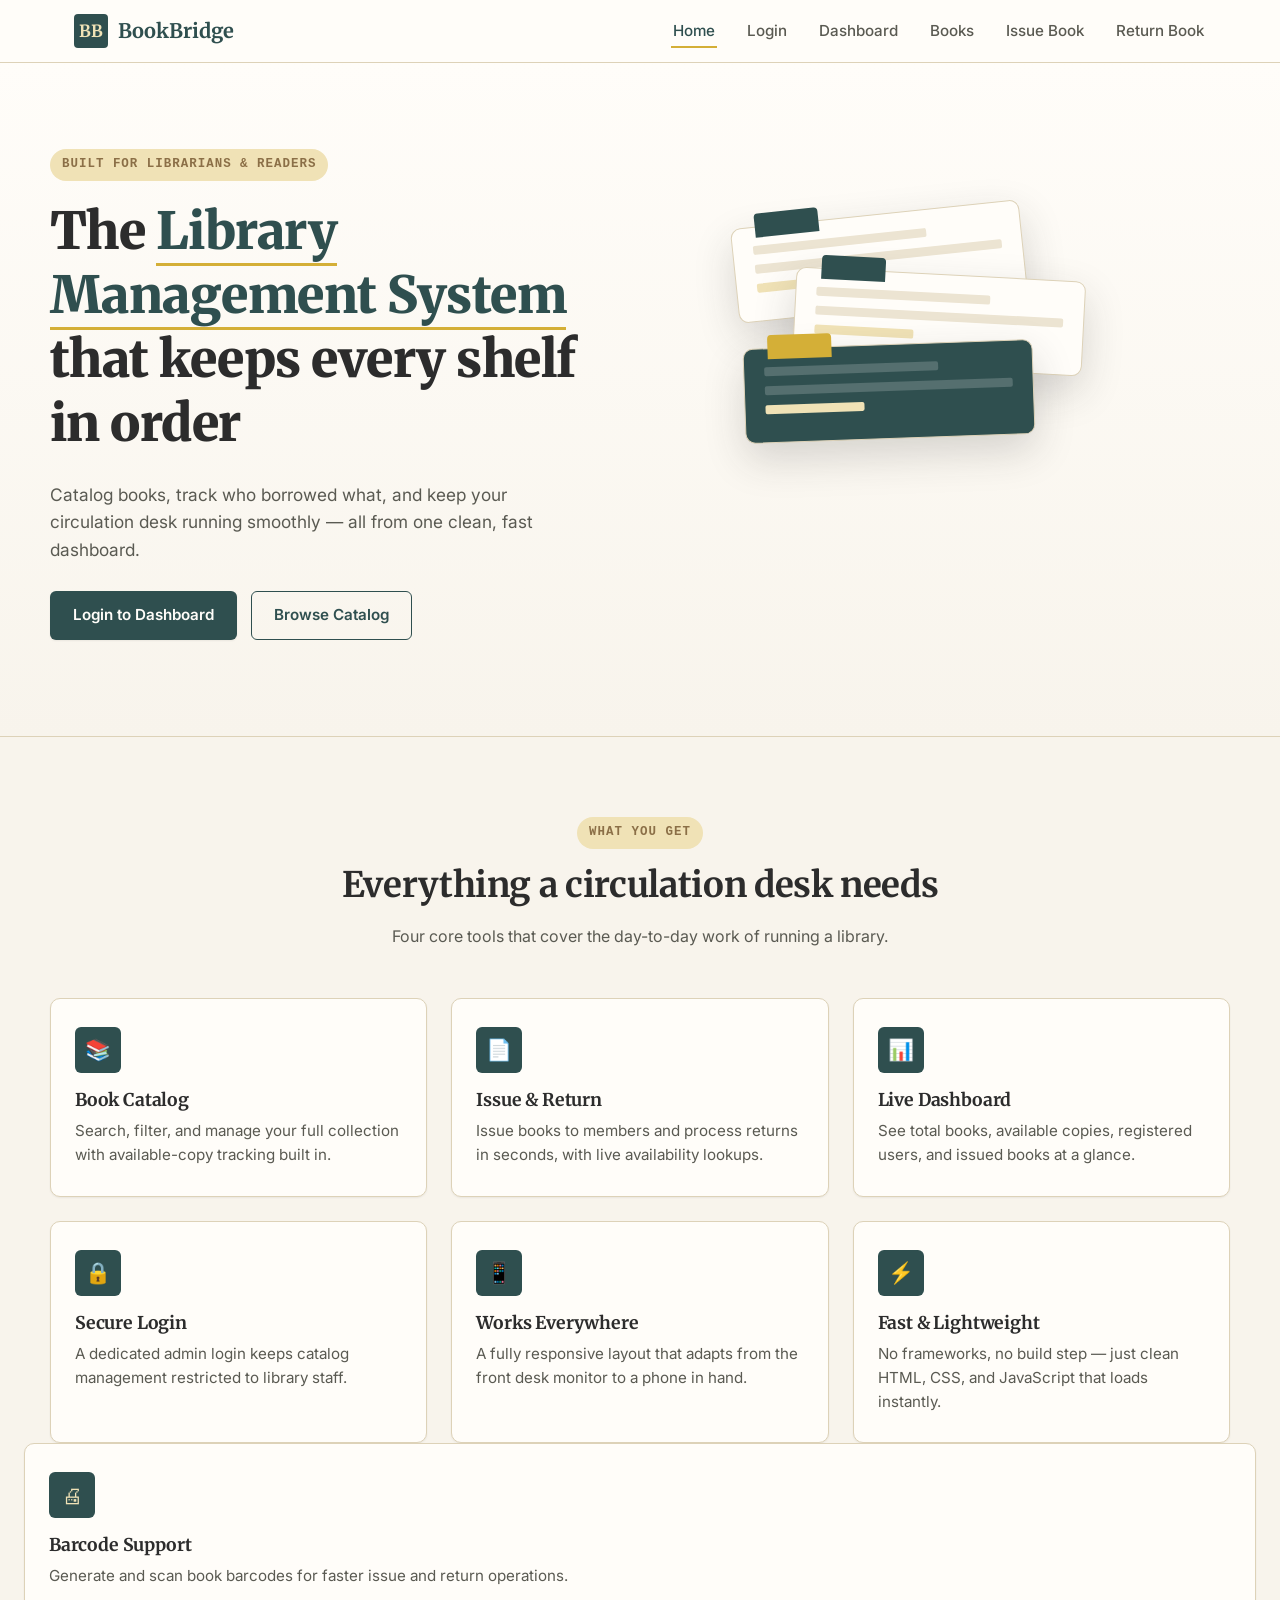
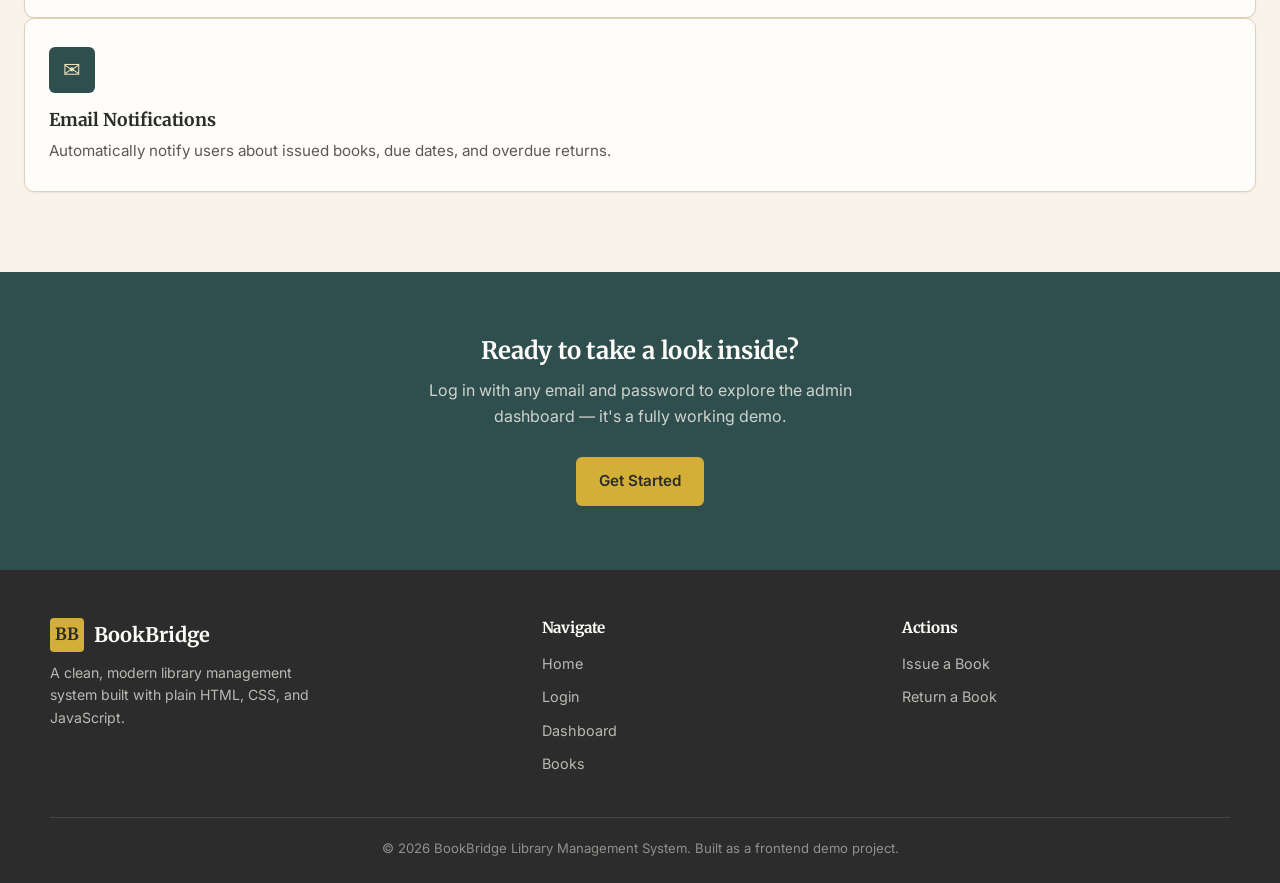
<file: frontend/index.html>
<!DOCTYPE html>
<html lang="en">
<head>
  <meta charset="UTF-8" />
  <meta name="viewport" content="width=device-width, initial-scale=1.0" />
  <title>BookBridge — Library Management System</title>
  <link rel="stylesheet" href="style.css" />
</head>
<body>

  <!-- =========================== NAVIGATION BAR =========================== -->
  <header class="navbar">
    <div class="nav-inner">
      <a href="index.html" class="brand">
        <span class="brand-mark">BB</span>
        BookBridge
      </a>

      <ul class="nav-links">
        <li><a href="index.html" class="active">Home</a></li>
        <li><a href="login.html">Login</a></li>
        <li><a href="dashboard.html">Dashboard</a></li>
        <li><a href="books.html">Books</a></li>
        <li><a href="issue-book.html">Issue Book</a></li>
        <li><a href="return-book.html">Return Book</a></li>
      </ul>

      <button class="nav-toggle" aria-label="Toggle navigation" aria-expanded="false">
        <span class="bar"></span>
      </button>
    </div>
  </header>

  <!-- =========================== HERO SECTION =========================== -->
  <section class="hero">
    <div class="hero-inner">
      <div>
        <span class="hero-eyebrow">Built for librarians &amp; readers</span>
        <h1>The <em>Library Management System</em> that keeps every shelf in order</h1>
        <p class="hero-lede">
          Catalog books, track who borrowed what, and keep your circulation desk
          running smoothly — all from one clean, fast dashboard.
        </p>
        <div class="hero-actions">
          <a href="login.html" class="btn btn-primary">Login to Dashboard</a>
          <a href="books.html" class="btn btn-secondary">Browse Catalog</a>
        </div>
      </div>

      <!-- Signature visual: a CSS-only stacked card-catalog illustration -->
      <div class="catalog-stack" aria-hidden="true">
        <div class="catalog-drawer d1">
          <span class="tab"></span>
          <div class="card-line"></div>
          <div class="card-line"></div>
          <div class="card-line accent"></div>
        </div>
        <div class="catalog-drawer d2">
          <span class="tab"></span>
          <div class="card-line"></div>
          <div class="card-line"></div>
          <div class="card-line accent"></div>
        </div>
        <div class="catalog-drawer d3">
          <span class="tab"></span>
          <div class="card-line"></div>
          <div class="card-line"></div>
          <div class="card-line accent"></div>
        </div>
      </div>
    </div>
  </section>

  <!-- =========================== FEATURES SECTION =========================== -->
  <section class="section">
    <div class="section-heading">
      <span class="hero-eyebrow">What you get</span>
      <h2>Everything a circulation desk needs</h2>
      <p>Four core tools that cover the day-to-day work of running a library.</p>
    </div>

    <div class="features-grid">
      <div class="feature-card">
        <div class="feature-icon">&#128218;</div>
        <h3>Book Catalog</h3>
        <p>Search, filter, and manage your full collection with available-copy tracking built in.</p>
      </div>

      <div class="feature-card">
        <div class="feature-icon">&#128196;</div>
        <h3>Issue &amp; Return</h3>
        <p>Issue books to members and process returns in seconds, with live availability lookups.</p>
      </div>

      <div class="feature-card">
        <div class="feature-icon">&#128202;</div>
        <h3>Live Dashboard</h3>
        <p>See total books, available copies, registered users, and issued books at a glance.</p>
      </div>

      <div class="feature-card">
        <div class="feature-icon">&#128274;</div>
        <h3>Secure Login</h3>
        <p>A dedicated admin login keeps catalog management restricted to library staff.</p>
      </div>

      <div class="feature-card">
        <div class="feature-icon">&#128241;</div>
        <h3>Works Everywhere</h3>
        <p>A fully responsive layout that adapts from the front desk monitor to a phone in hand.</p>
      </div>

      <div class="feature-card">
        <div class="feature-icon">&#9889;</div>
        <h3>Fast &amp; Lightweight</h3>
        <p>No frameworks, no build step — just clean HTML, CSS, and JavaScript that loads instantly.</p>
      </div>
    </div>

    <div class="feature-card">
      <div class="feature-icon">&#128424;</div>
      <h3>Barcode Support</h3>
     <p>Generate and scan book barcodes for faster issue and return operations.</p>
    </div>

   <div class="feature-card">
      <div class="feature-icon">&#9993;</div>
      <h3>Email Notifications</h3>
      <p>Automatically notify users about issued books, due dates, and overdue returns.</p>
   </div>
  </section>

  <!-- =========================== CALL TO ACTION BAND =========================== -->
  <section class="cta-band">
    <h2>Ready to take a look inside?</h2>
    <p>Log in with any email and password to explore the admin dashboard — it's a fully working demo.</p>
    <a href="login.html" class="btn btn-primary">Get Started</a>
  </section>

  <!-- =========================== FOOTER =========================== -->
  <footer class="site-footer">
    <div class="footer-inner">
      <div>
        <a href="index.html" class="brand">
          <span class="brand-mark">BB</span>
          BookBridge
        </a>
        <p style="max-width: 32ch; font-size: 0.88rem;">
          A clean, modern library management system built with plain HTML, CSS, and JavaScript.
        </p>
      </div>

      <div>
        <h4>Navigate</h4>
        <ul class="footer-links">
          <li><a href="index.html">Home</a></li>
          <li><a href="login.html">Login</a></li>
          <li><a href="dashboard.html">Dashboard</a></li>
          <li><a href="books.html">Books</a></li>
        </ul>
      </div>

      <div>
        <h4>Actions</h4>
        <ul class="footer-links">
          <li><a href="issue-book.html">Issue a Book</a></li>
          <li><a href="return-book.html">Return a Book</a></li>
        </ul>
      </div>
    </div>

    <div class="footer-bottom">
      &copy; 2026 BookBridge Library Management System. Built as a frontend demo project.
    </div>
  </footer>

  <script src="script.js"></script>
</body>
</html>
</file>
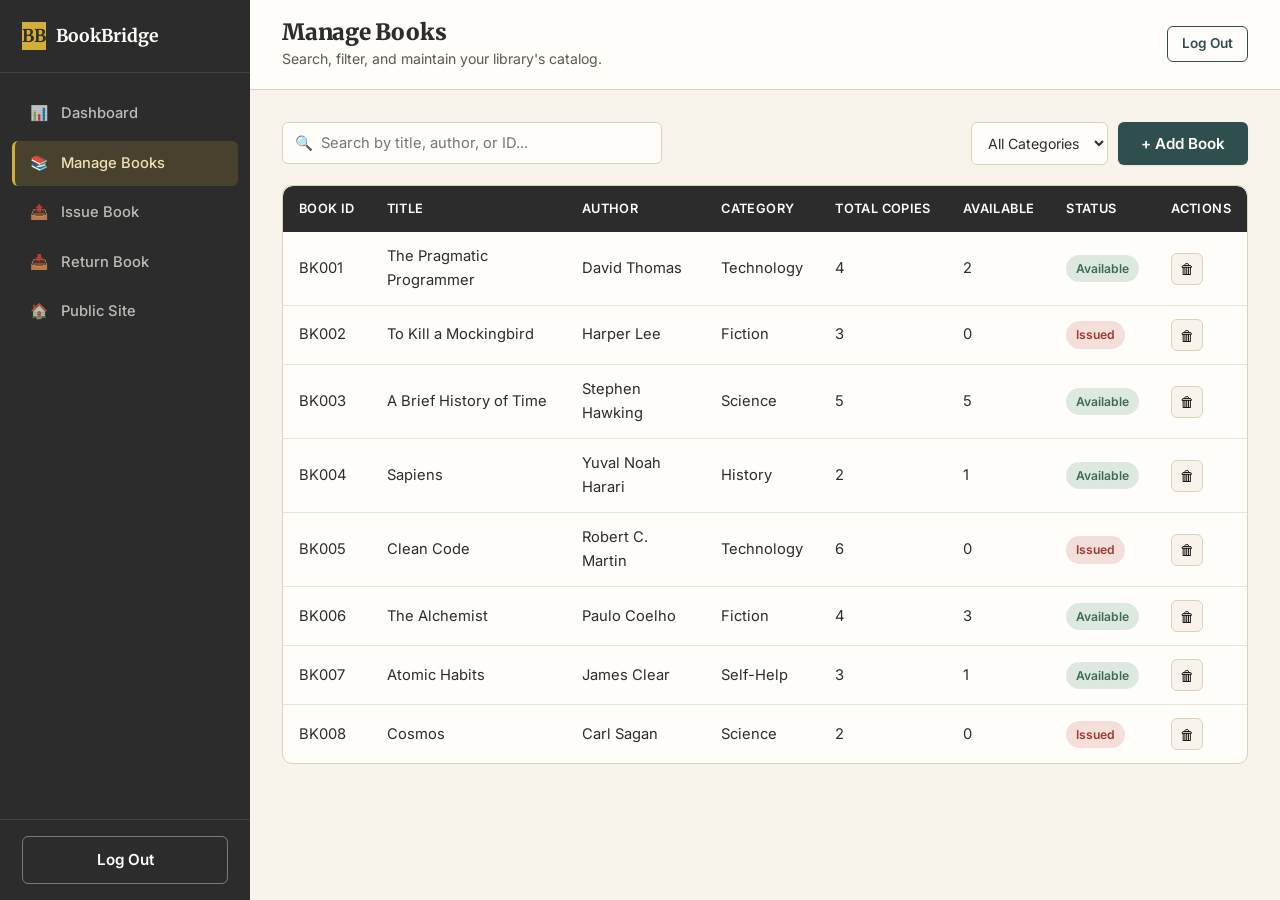
<file: frontend/books.html>
<!DOCTYPE html>
<html lang="en">
<head>
  <meta charset="UTF-8" />
  <meta name="viewport" content="width=device-width, initial-scale=1.0" />
  <title>Manage Books — BookBridge</title>
  <link rel="stylesheet" href="style.css" />
</head>
<body>

  <div class="app-shell">

    <!-- =========================== SIDEBAR NAVIGATION =========================== -->
    <aside class="sidebar">
      <a href="index.html" class="sidebar-brand">
        <span class="brand-mark">BB</span>
        BookBridge
      </a>

      <ul class="sidebar-nav">
        <li><a href="dashboard.html"><span class="icon">&#128202;</span> Dashboard</a></li>
        <li><a href="books.html" class="active"><span class="icon">&#128218;</span> Manage Books</a></li>
        <li><a href="issue-book.html"><span class="icon">&#128228;</span> Issue Book</a></li>
        <li><a href="return-book.html"><span class="icon">&#128229;</span> Return Book</a></li>
        <li><a href="index.html"><span class="icon">&#127968;</span> Public Site</a></li>
      </ul>

      <div class="sidebar-footer">
        <a href="login.html" class="btn btn-secondary" style="color: var(--paper-raised); border-color: rgba(246,241,231,0.4);">Log Out</a>
      </div>
    </aside>

    <div class="sidebar-scrim"></div>

    <!-- =========================== MAIN CONTENT =========================== -->
    <div class="main-content">
      <header class="topbar">
        <div style="display:flex; align-items:center;">
          <button class="mobile-menu-btn" aria-label="Open menu">&#9776;</button>
          <div>
            <h1>Manage Books</h1>
            <p class="topbar-sub">Search, filter, and maintain your library's catalog.</p>
          </div>
        </div>
        <a href="login.html" class="btn btn-secondary btn-sm">Log Out</a>
      </header>

      <div class="content-area">

        <!-- ===================== TOOLBAR: SEARCH + ADD BOOK ===================== -->
        <div class="toolbar">
          <div class="search-box">
            <span class="search-icon">&#128269;</span>
            <input type="text" id="book-search" placeholder="Search by title, author, or ID..." />
          </div>

          <div class="toolbar-actions">
            <select id="category-filter" class="filter-select">
              <option value="all">All Categories</option>
              <option value="Technology">Technology</option>
              <option value="Fiction">Fiction</option>
              <option value="Science">Science</option>
              <option value="History">History</option>
              <option value="Self-Help">Self-Help</option>
            </select>
            <button class="btn btn-primary" id="open-add-book-btn">+ Add Book</button>
          </div>
        </div>

        <!-- ===================== BOOKS TABLE ===================== -->
        <div class="table-wrap">
          <table>
            <thead>
              <tr>
                <th>Book ID</th>
                <th>Title</th>
                <th>Author</th>
                <th>Category</th>
                <th>Total Copies</th>
                <th>Available</th>
                <th>Status</th>
                <th>Actions</th>
              </tr>
            </thead>
            <!-- Rows are rendered dynamically by script.js from sample data -->
            <tbody id="books-tbody"></tbody>
          </table>

          <div class="empty-state hidden" id="books-empty-state">
            <div class="icon">&#128218;</div>
            <p>No books match your search. Try a different keyword or clear the filter.</p>
          </div>
        </div>

      </div>
    </div>
  </div>

  <!-- =========================== ADD BOOK MODAL =========================== -->
  <div class="modal-overlay" id="add-book-modal">
    <div class="modal">
      <div class="modal-header">
        <h2>Add New Book</h2>
        <button class="modal-close" id="close-add-book-btn" aria-label="Close">&times;</button>
      </div>

      <form id="add-book-form" novalidate>
        <div class="form-group">
          <label for="new-book-title">Title</label>
          <input type="text" id="new-book-title" placeholder="e.g. The Great Gatsby" />
          <span class="field-error" id="new-book-title-error"></span>
        </div>

        <div class="form-group">
          <label for="new-book-author">Author</label>
          <input type="text" id="new-book-author" placeholder="e.g. F. Scott Fitzgerald" />
          <span class="field-error" id="new-book-author-error"></span>
        </div>

        <div class="form-row">
          <div class="form-group">
            <label for="new-book-category">Category</label>
            <select id="new-book-category">
              <option value="">Select category</option>
              <option value="Technology">Technology</option>
              <option value="Fiction">Fiction</option>
              <option value="Science">Science</option>
              <option value="History">History</option>
              <option value="Self-Help">Self-Help</option>
            </select>
            <span class="field-error" id="new-book-category-error"></span>
          </div>

          <div class="form-group">
            <label for="new-book-copies">Total Copies</label>
            <input type="number" id="new-book-copies" min="1" placeholder="e.g. 3" />
            <span class="field-error" id="new-book-copies-error"></span>
          </div>
        </div>

        <div class="modal-actions">
          <button type="button" class="btn btn-secondary" id="cancel-add-book-btn">Cancel</button>
          <button type="submit" class="btn btn-primary">Save Book</button>
        </div>
      </form>
    </div>
  </div>

  <script src="script.js"></script>
</body>
</html>
</file>
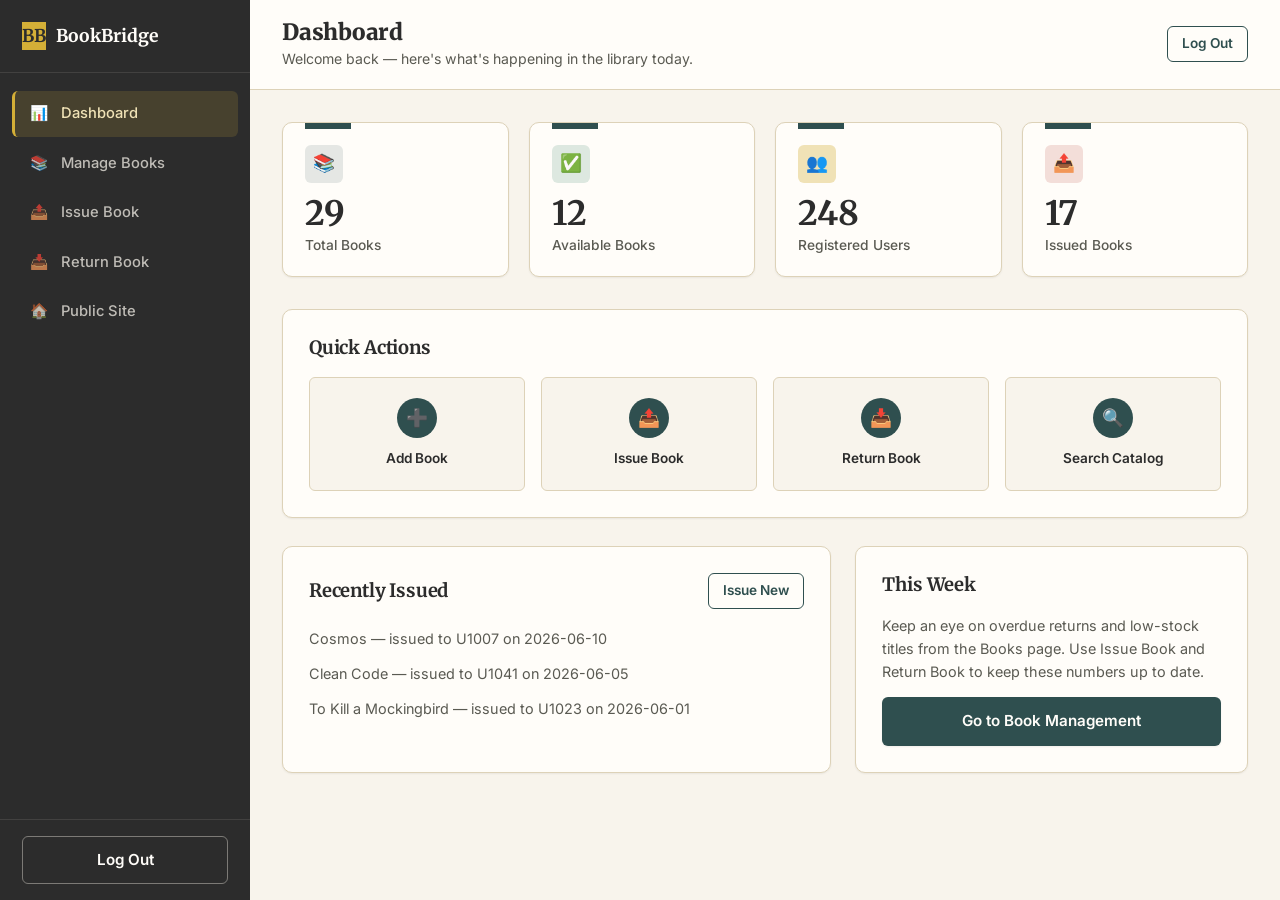
<file: frontend/dashboard.html>
<!DOCTYPE html>
<html lang="en">
<head>
  <meta charset="UTF-8" />
  <meta name="viewport" content="width=device-width, initial-scale=1.0" />
  <title>Dashboard — BookBridge</title>
  <link rel="stylesheet" href="style.css" />
</head>
<body>

  <div class="app-shell">

    <!-- =========================== SIDEBAR NAVIGATION =========================== -->
    <aside class="sidebar">
      <a href="index.html" class="sidebar-brand">
        <span class="brand-mark">BB</span>
        BookBridge
      </a>

      <ul class="sidebar-nav">
        <li><a href="dashboard.html" class="active"><span class="icon">&#128202;</span> Dashboard</a></li>
        <li><a href="books.html"><span class="icon">&#128218;</span> Manage Books</a></li>
        <li><a href="issue-book.html"><span class="icon">&#128228;</span> Issue Book</a></li>
        <li><a href="return-book.html"><span class="icon">&#128229;</span> Return Book</a></li>
        <li><a href="index.html"><span class="icon">&#127968;</span> Public Site</a></li>
      </ul>

      <div class="sidebar-footer">
        <a href="login.html" class="btn btn-secondary" style="color: var(--paper-raised); border-color: rgba(246,241,231,0.4);">Log Out</a>
      </div>
    </aside>

    <!-- Dark overlay shown behind the sidebar when it's open on mobile -->
    <div class="sidebar-scrim"></div>

    <!-- =========================== MAIN CONTENT =========================== -->
    <div class="main-content">
      <header class="topbar">
        <div style="display:flex; align-items:center;">
          <button class="mobile-menu-btn" aria-label="Open menu">&#9776;</button>
          <div>
            <h1>Dashboard</h1>
            <p class="topbar-sub">Welcome back — here's what's happening in the library today.</p>
          </div>
        </div>
        <a href="login.html" class="btn btn-secondary btn-sm">Log Out</a>
      </header>

      <div class="content-area">

        <!-- ===================== STATISTICS CARDS ===================== -->
        <!-- Values are filled in by initDashboardStats() in script.js -->
        <div class="stats-grid">
          <div class="stat-card accent-forest">
            <div class="stat-icon">&#128218;</div>
            <div class="stat-value" id="stat-total-books">0</div>
            <div class="stat-label">Total Books</div>
          </div>

          <div class="stat-card accent-success">
            <div class="stat-icon">&#9989;</div>
            <div class="stat-value" id="stat-available-books">0</div>
            <div class="stat-label">Available Books</div>
          </div>

          <div class="stat-card accent-brass">
            <div class="stat-icon">&#128101;</div>
            <div class="stat-value" id="stat-registered-users">0</div>
            <div class="stat-label">Registered Users</div>
          </div>

          <div class="stat-card accent-danger">
            <div class="stat-icon">&#128228;</div>
            <div class="stat-value" id="stat-issued-books">0</div>
            <div class="stat-label">Issued Books</div>
          </div>
        </div>

        <!-- ===================== QUICK ACTIONS ===================== -->
        <div class="panel">
          <div class="panel-header">
            <h2>Quick Actions</h2>
          </div>
          <div class="quick-actions">
            <a href="books.html" class="quick-action">
              <span class="icon">&#10133;</span>
              <span class="label">Add Book</span>
            </a>
            <a href="issue-book.html" class="quick-action">
              <span class="icon">&#128228;</span>
              <span class="label">Issue Book</span>
            </a>
            <a href="return-book.html" class="quick-action">
              <span class="icon">&#128229;</span>
              <span class="label">Return Book</span>
            </a>
            <a href="books.html" class="quick-action">
              <span class="icon">&#128269;</span>
              <span class="label">Search Catalog</span>
            </a>
          </div>
        </div>

        <!-- ===================== RECENT ACTIVITY + LIBRARY INFO ===================== -->
        <div class="two-col">
          <div class="panel">
            <div class="panel-header">
              <h2>Recently Issued</h2>
              <a href="issue-book.html" class="btn btn-secondary btn-sm">Issue New</a>
            </div>
            <ul id="recent-activity" style="list-style:none; display:flex; flex-direction:column; gap:12px; font-size:0.9rem; color:var(--ink-soft);">
              <!-- Populated by script.js -->
            </ul>
          </div>

          <div class="panel">
            <div class="panel-header">
              <h2>This Week</h2>
            </div>
            <p style="color:var(--ink-soft); font-size:0.9rem;">
              Keep an eye on overdue returns and low-stock titles from the Books page.
              Use Issue Book and Return Book to keep these numbers up to date.
            </p>
            <a href="books.html" class="btn btn-primary btn-block">Go to Book Management</a>
          </div>
        </div>

      </div>
    </div>
  </div>

  <script src="script.js"></script>
</body>
</html>
</file>
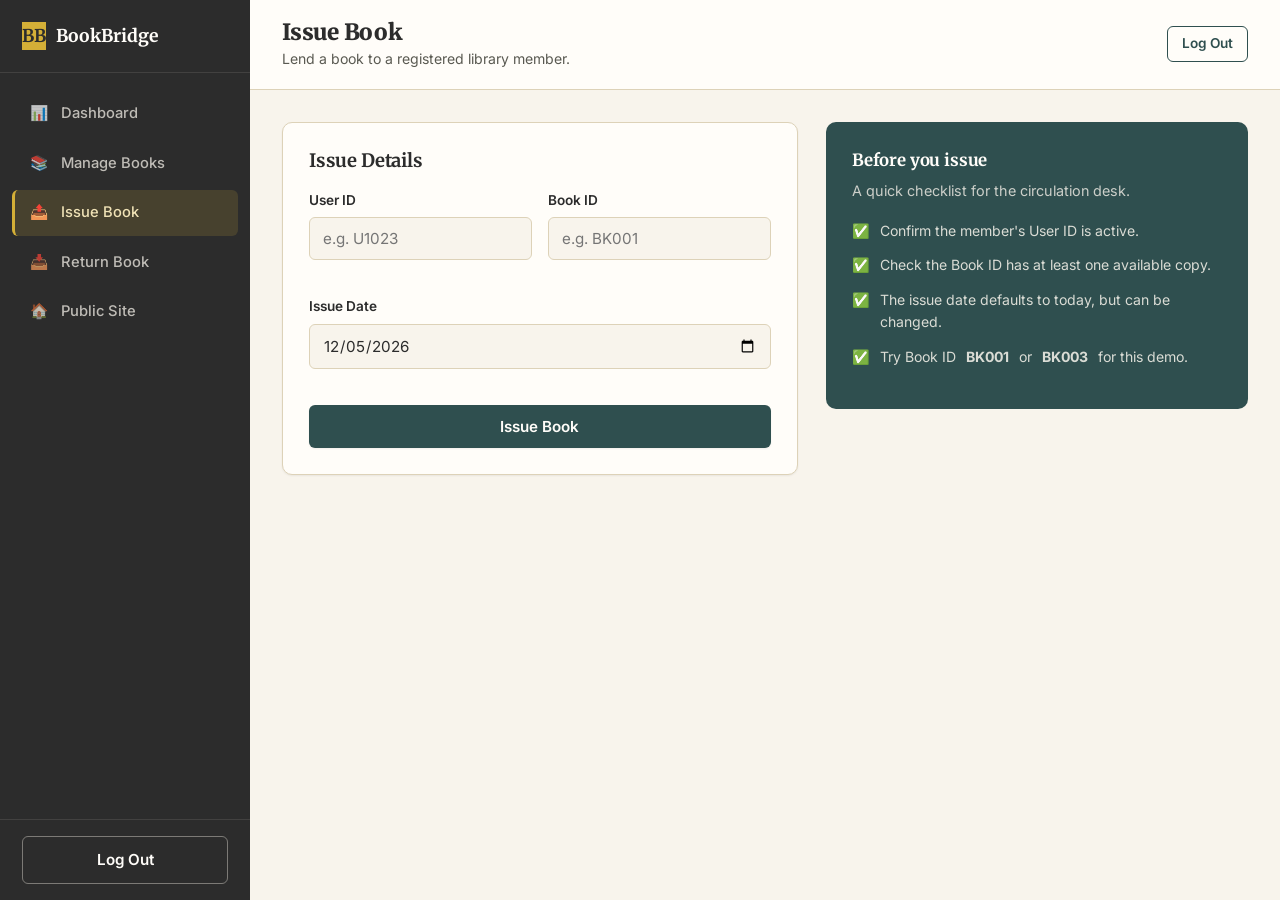
<file: frontend/issue-book.html>
<!DOCTYPE html>
<html lang="en">
<head>
  <meta charset="UTF-8" />
  <meta name="viewport" content="width=device-width, initial-scale=1.0" />
  <title>Issue Book — BookBridge</title>
  <link rel="stylesheet" href="style.css" />
</head>
<body>

  <div class="app-shell">

    <!-- =========================== SIDEBAR NAVIGATION =========================== -->
    <aside class="sidebar">
      <a href="index.html" class="sidebar-brand">
        <span class="brand-mark">BB</span>
        BookBridge
      </a>

      <ul class="sidebar-nav">
        <li><a href="dashboard.html"><span class="icon">&#128202;</span> Dashboard</a></li>
        <li><a href="books.html"><span class="icon">&#128218;</span> Manage Books</a></li>
        <li><a href="issue-book.html" class="active"><span class="icon">&#128228;</span> Issue Book</a></li>
        <li><a href="return-book.html"><span class="icon">&#128229;</span> Return Book</a></li>
        <li><a href="index.html"><span class="icon">&#127968;</span> Public Site</a></li>
      </ul>

      <div class="sidebar-footer">
        <a href="login.html" class="btn btn-secondary" style="color: var(--paper-raised); border-color: rgba(246,241,231,0.4);">Log Out</a>
      </div>
    </aside>

    <div class="sidebar-scrim"></div>

    <!-- =========================== MAIN CONTENT =========================== -->
    <div class="main-content">
      <header class="topbar">
        <div style="display:flex; align-items:center;">
          <button class="mobile-menu-btn" aria-label="Open menu">&#9776;</button>
          <div>
            <h1>Issue Book</h1>
            <p class="topbar-sub">Lend a book to a registered library member.</p>
          </div>
        </div>
        <a href="login.html" class="btn btn-secondary btn-sm">Log Out</a>
      </header>

      <div class="content-area">
        <div class="form-page-grid">

          <!-- ===================== ISSUE BOOK FORM ===================== -->
          <div class="panel">
            <div class="panel-header">
              <h2>Issue Details</h2>
            </div>

            <div id="issue-alert" class="alert" role="alert"></div>

            <form id="issue-book-form" novalidate>
              <div class="form-row">
                <div class="form-group">
                  <label for="issue-user-id">User ID</label>
                  <input type="text" id="issue-user-id" placeholder="e.g. U1023" />
                  <span class="field-error" id="issue-user-id-error"></span>
                </div>

                <div class="form-group">
                  <label for="issue-book-id">Book ID</label>
                  <input type="text" id="issue-book-id" placeholder="e.g. BK001" />
                  <span class="field-error" id="issue-book-id-error"></span>
                </div>
              </div>

              <!-- Live lookup preview, filled in by script.js as the Book ID is typed -->
              <div class="lookup-result" id="issue-lookup-result" style="background:var(--brass-soft); border-color:#d9c290; color:#5c4719;"></div>

              <div class="form-group">
                <label for="issue-date">Issue Date</label>
                <input type="date" id="issue-date" />
                <span class="field-error" id="issue-date-error"></span>
              </div>

              <button type="submit" class="btn btn-primary btn-block">Issue Book</button>
            </form>
          </div>

          <!-- ===================== INFO SIDE PANEL ===================== -->
          <div class="info-panel">
            <h3>Before you issue</h3>
            <p>A quick checklist for the circulation desk.</p>
            <ul class="info-list">
              <li><span class="icon">&#9989;</span> Confirm the member's User ID is active.</li>
              <li><span class="icon">&#9989;</span> Check the Book ID has at least one available copy.</li>
              <li><span class="icon">&#9989;</span> The issue date defaults to today, but can be changed.</li>
              <li><span class="icon">&#9989;</span> Try Book ID <strong>BK001</strong> or <strong>BK003</strong> for this demo.</li>
            </ul>
          </div>

        </div>
      </div>
    </div>
  </div>

  <script src="script.js"></script>
</body>
</html>
</file>
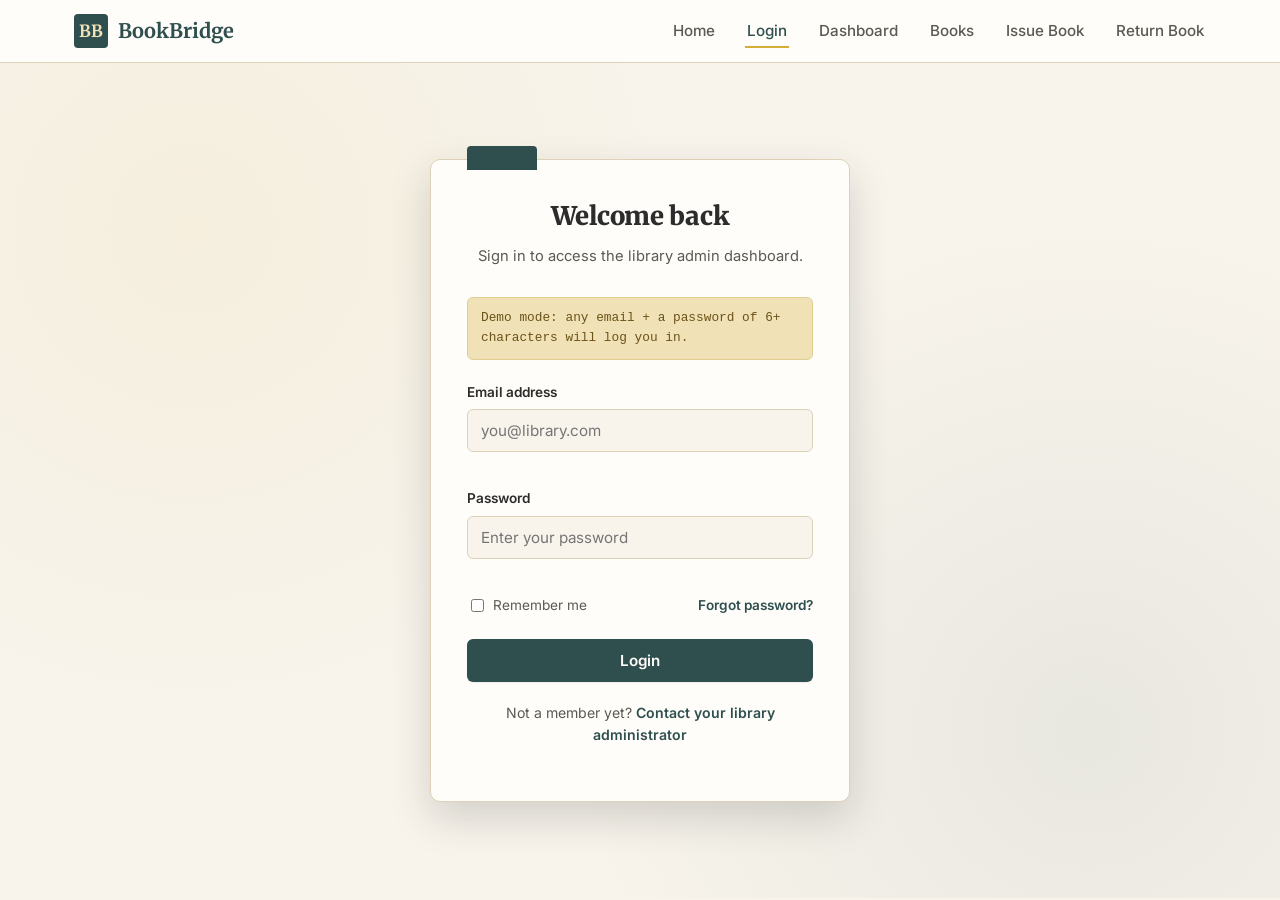
<file: frontend/login.html>
<!DOCTYPE html>
<html lang="en">
<head>
  <meta charset="UTF-8" />
  <meta name="viewport" content="width=device-width, initial-scale=1.0" />
  <title>Login — BookBridge</title>
  <link rel="stylesheet" href="style.css" />
</head>
<body>

  <!-- =========================== NAVIGATION BAR =========================== -->
  <header class="navbar">
    <div class="nav-inner">
      <a href="index.html" class="brand">
        <span class="brand-mark">BB</span>
        BookBridge
      </a>

      <ul class="nav-links">
        <li><a href="index.html">Home</a></li>
        <li><a href="login.html" class="active">Login</a></li>
        <li><a href="dashboard.html">Dashboard</a></li>
        <li><a href="books.html">Books</a></li>
        <li><a href="issue-book.html">Issue Book</a></li>
        <li><a href="return-book.html">Return Book</a></li>
      </ul>

      <button class="nav-toggle" aria-label="Toggle navigation" aria-expanded="false">
        <span class="bar"></span>
      </button>
    </div>
  </header>

  <!-- =========================== LOGIN FORM =========================== -->
  <main class="auth-wrap">
    <div class="auth-card">
      <span class="tab" aria-hidden="true"></span>

      <h1>Welcome back</h1>
      <p class="auth-sub">Sign in to access the library admin dashboard.</p>

      <!-- Demo hint: there is no real backend, so any valid-looking
           email/password combination will succeed. -->
      <div class="demo-hint">
        Demo mode: any email + a password of 6+ characters will log you in.
      </div>

      <!-- Alert box for success/error feedback, toggled by script.js -->
      <div id="login-alert" class="alert" role="alert"></div>

      <form id="login-form" novalidate>
        <div class="form-group">
          <label for="email">Email address</label>
          <input type="email" id="email" name="email" placeholder="you@library.com" autocomplete="email" />
          <span class="field-error" id="email-error"></span>
        </div>

        <div class="form-group">
          <label for="password">Password</label>
          <input type="password" id="password" name="password" placeholder="Enter your password" autocomplete="current-password" />
          <span class="field-error" id="password-error"></span>
        </div>

        <div class="form-meta">
          <label><input type="checkbox" id="remember-me" /> Remember me</label>
          <a href="#">Forgot password?</a>
        </div>

        <button type="submit" class="btn btn-primary btn-block">Login</button>
      </form>

      <p class="form-note">Not a member yet? <a href="#">Contact your library administrator</a></p>
    </div>
  </main>

  <script src="script.js"></script>
</body>
</html>
</file>
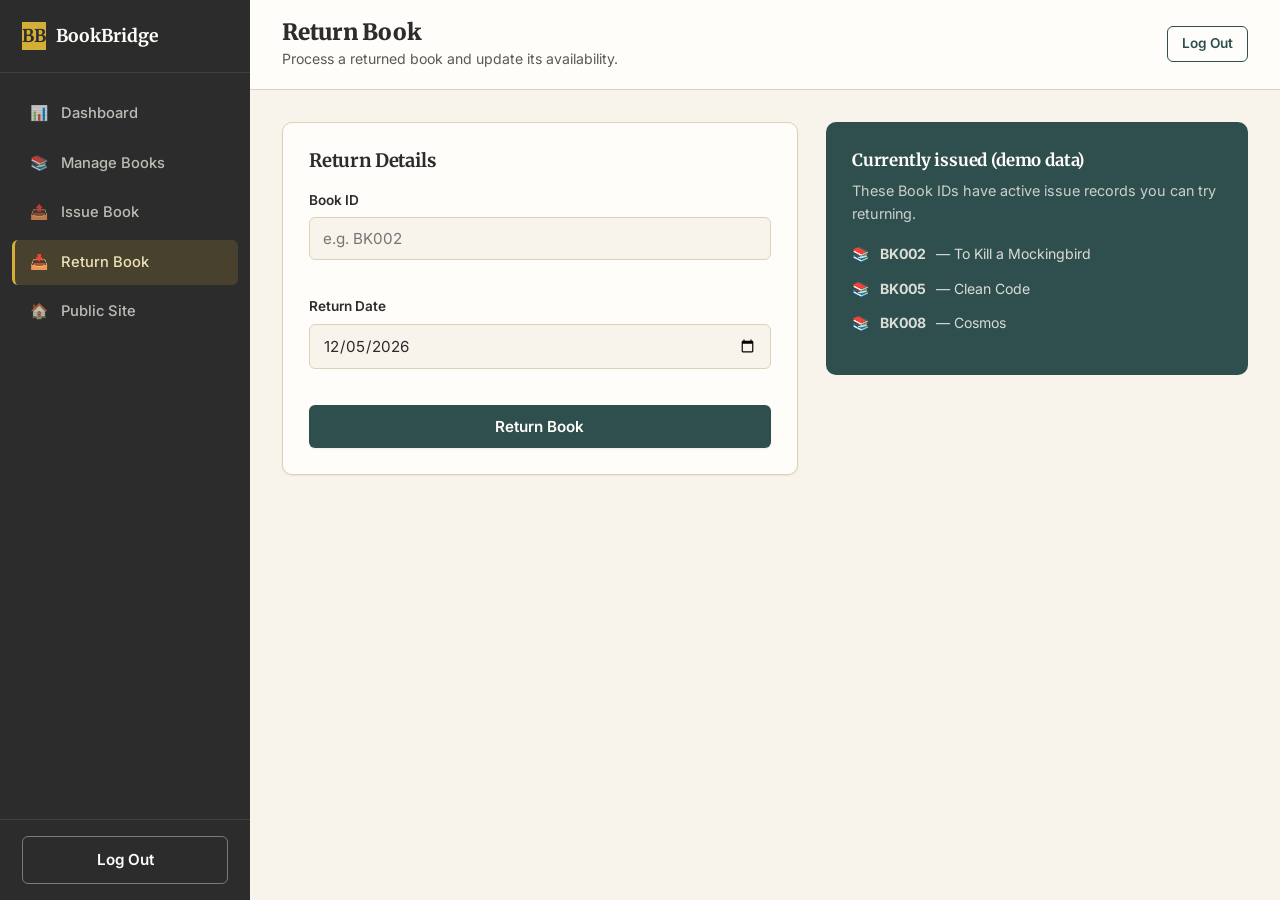
<file: frontend/return-book.html>
<!DOCTYPE html>
<html lang="en">
<head>
  <meta charset="UTF-8" />
  <meta name="viewport" content="width=device-width, initial-scale=1.0" />
  <title>Return Book — BookBridge</title>
  <link rel="stylesheet" href="style.css" />
</head>
<body>

  <div class="app-shell">

    <!-- =========================== SIDEBAR NAVIGATION =========================== -->
    <aside class="sidebar">
      <a href="index.html" class="sidebar-brand">
        <span class="brand-mark">BB</span>
        BookBridge
      </a>

      <ul class="sidebar-nav">
        <li><a href="dashboard.html"><span class="icon">&#128202;</span> Dashboard</a></li>
        <li><a href="books.html"><span class="icon">&#128218;</span> Manage Books</a></li>
        <li><a href="issue-book.html"><span class="icon">&#128228;</span> Issue Book</a></li>
        <li><a href="return-book.html" class="active"><span class="icon">&#128229;</span> Return Book</a></li>
        <li><a href="index.html"><span class="icon">&#127968;</span> Public Site</a></li>
      </ul>

      <div class="sidebar-footer">
        <a href="login.html" class="btn btn-secondary" style="color: var(--paper-raised); border-color: rgba(246,241,231,0.4);">Log Out</a>
      </div>
    </aside>

    <div class="sidebar-scrim"></div>

    <!-- =========================== MAIN CONTENT =========================== -->
    <div class="main-content">
      <header class="topbar">
        <div style="display:flex; align-items:center;">
          <button class="mobile-menu-btn" aria-label="Open menu">&#9776;</button>
          <div>
            <h1>Return Book</h1>
            <p class="topbar-sub">Process a returned book and update its availability.</p>
          </div>
        </div>
        <a href="login.html" class="btn btn-secondary btn-sm">Log Out</a>
      </header>

      <div class="content-area">
        <div class="form-page-grid">

          <!-- ===================== RETURN BOOK FORM ===================== -->
          <div class="panel">
            <div class="panel-header">
              <h2>Return Details</h2>
            </div>

            <div id="return-alert" class="alert" role="alert"></div>

            <form id="return-book-form" novalidate>
              <div class="form-group">
                <label for="return-book-id">Book ID</label>
                <input type="text" id="return-book-id" placeholder="e.g. BK002" />
                <span class="field-error" id="return-book-id-error"></span>
              </div>

              <!-- Live lookup preview, filled in by script.js as the Book ID is typed -->
              <div class="lookup-result" id="return-lookup-result" style="background:var(--success-soft); border-color:#b9d8c6; color:var(--success);"></div>

              <div class="form-group">
                <label for="return-date">Return Date</label>
                <input type="date" id="return-date" />
                <span class="field-error" id="return-date-error"></span>
              </div>

              <button type="submit" class="btn btn-primary btn-block">Return Book</button>
            </form>
          </div>

          <!-- ===================== INFO SIDE PANEL ===================== -->
          <div class="info-panel">
            <h3>Currently issued (demo data)</h3>
            <p>These Book IDs have active issue records you can try returning.</p>
            <ul class="info-list">
              <li><span class="icon">&#128218;</span> <strong>BK002</strong> — To Kill a Mockingbird</li>
              <li><span class="icon">&#128218;</span> <strong>BK005</strong> — Clean Code</li>
              <li><span class="icon">&#128218;</span> <strong>BK008</strong> — Cosmos</li>
            </ul>
          </div>

        </div>
      </div>
    </div>
  </div>

  <script src="script.js"></script>
</body>
</html>
</file>
<file: frontend/style.css>
@import url('https://fonts.googleapis.com/css2?family=Merriweather:wght@400;700;900&family=Inter:wght@400;500;600;700&display=swap');

:root {
  --paper: #f8f4ec;          
  --paper-raised: #fffdf9;   
  --ink: #2c2c2c;           
  --ink-soft: #5a5a52;       
  --forest: #2f4f4f;         
  --forest-light: #3f6868;   
  --brass: #d4af37;          
  --brass-soft: #f0e2b6;     
  --secondary: #8b6f47;      
  --secondary-soft: #e7dcc9; 
  --line: #ddd2b8;          
  --line-soft: #ece4d2;
  --danger: #9c3b34;
  --danger-soft: #f3ded9;
  --success: #3f6b52;
  --success-soft: #dde8e0;

  --font-display: "Merriweather", Georgia, "Times New Roman", serif;
  --font-body: "Inter", "Segoe UI", Helvetica, Arial, sans-serif;
  --font-mono: "IBM Plex Mono", "Courier New", monospace;


  --radius: 6px;
  --radius-lg: 10px;
  --shadow-sm: 0 1px 2px rgba(44, 44, 44, 0.07);
  --shadow-md: 0 6px 16px rgba(44, 44, 44, 0.11);
  --shadow-lg: 0 16px 40px rgba(44, 44, 44, 0.18);
  --max-width: 1180px;
}

* { box-sizing: border-box; }
html, body { margin: 0; padding: 0; }
img { max-width: 100%; display: block; }
a { color: inherit; text-decoration: none; }
button { font-family: inherit; cursor: pointer; }
input, select, textarea { font-family: inherit; }
ul { margin: 0; padding: 0; }

body {
  background: var(--paper);
  color: var(--ink);
  font-family: var(--font-body);
  line-height: 1.6;
  -webkit-font-smoothing: antialiased;
}

h1, h2, h3, h4 {
  font-family: var(--font-display);
  color: var(--ink);
  margin: 0 0 0.5em 0;
  line-height: 1.25;
  font-weight: 700;
  letter-spacing: -0.01em;
}

h1 { font-weight: 900; }

p { margin: 0 0 1em 0; }

.container {
  max-width: var(--max-width);
  margin: 0 auto;
  padding: 0 24px;
}

a:focus-visible,
button:focus-visible,
input:focus-visible,
select:focus-visible,
textarea:focus-visible {
  outline: 2px solid var(--brass);
  outline-offset: 2px;
}

@media (prefers-reduced-motion: reduce) {
  * { animation-duration: 0.01ms !important; transition-duration: 0.01ms !important; }
}

/* ===================================================================
   NAVBAR — used on public pages (index, login)
   =================================================================== */
.navbar {
  background: var(--paper-raised);
  border-bottom: 1px solid var(--line);
  position: sticky;
  top: 0;
  z-index: 50;
}

.navbar .nav-inner {
  max-width: var(--max-width);
  margin: 0 auto;
  padding: 14px 24px;
  display: flex;
  align-items: center;
  justify-content: space-between;
}

.brand {
  display: flex;
  align-items: center;
  gap: 10px;
  font-family: var(--font-display);
  font-size: 1.25rem;
  font-weight: 700;
  color: var(--forest);
}

.brand .brand-mark {
  width: 34px;
  height: 34px;
  border-radius: 4px;
  background: var(--forest);
  color: var(--brass-soft);
  display: flex;
  align-items: center;
  justify-content: center;
  font-family: var(--font-display);
  font-size: 1.05rem;
  font-weight: 700;
  flex-shrink: 0;
}

.nav-links {
  display: flex;
  align-items: center;
  gap: 28px;
  list-style: none;
}

.nav-links a {
  font-size: 0.95rem;
  font-weight: 500;
  color: var(--ink-soft);
  padding: 6px 2px;
  border-bottom: 2px solid transparent;
  transition: color 0.15s ease, border-color 0.15s ease;
}

.nav-links a:hover,
.nav-links a.active {
  color: var(--forest);
  border-bottom-color: var(--brass);
}

.nav-toggle {
  display: none;
  background: none;
  border: 1px solid var(--line);
  border-radius: var(--radius);
  width: 40px;
  height: 40px;
  align-items: center;
  justify-content: center;
}
.nav-toggle span,
.nav-toggle::before,
.nav-toggle::after { display: none; }
.nav-toggle .bar {
  display: block;
  width: 18px;
  height: 2px;
  background: var(--ink);
  position: relative;
}
.nav-toggle .bar::before,
.nav-toggle .bar::after {
  content: "";
  position: absolute;
  left: 0;
  width: 18px;
  height: 2px;
  background: var(--ink);
}
.nav-toggle .bar::before { top: -6px; }
.nav-toggle .bar::after { top: 6px; }

/* ===================================================================
   BUTTONS
   =================================================================== */
.btn {
  display: inline-flex;
  align-items: center;
  justify-content: center;
  gap: 8px;
  padding: 11px 22px;
  font-size: 0.95rem;
  font-weight: 600;
  border-radius: var(--radius);
  border: 1px solid transparent;
  transition: transform 0.12s ease, box-shadow 0.12s ease, background 0.15s ease, color 0.15s ease;
  white-space: nowrap;
}
.btn:active { transform: translateY(1px); }

.btn-primary {
  background: var(--forest);
  color: var(--paper-raised);
  box-shadow: var(--shadow-sm);
}
.btn-primary:hover { background: var(--forest-light); box-shadow: var(--shadow-md); }

.btn-secondary {
  background: transparent;
  color: var(--forest);
  border-color: var(--forest);
}
.btn-secondary:hover { background: var(--forest); color: var(--paper-raised); }

.btn-brass {
  background: var(--brass);
  color: var(--ink);
}
.btn-brass:hover { background: #a8862c; color: var(--paper-raised); }

.btn-danger {
  background: var(--danger);
  color: var(--paper-raised);
}
.btn-danger:hover { background: #7e2f29; }

.btn-block { width: 100%; }
.btn-sm { padding: 6px 14px; font-size: 0.85rem; }

/* ===================================================================
   HERO (Home page)
   =================================================================== */
.hero {
  background: linear-gradient(180deg, var(--paper-raised) 0%, var(--paper) 100%);
  border-bottom: 1px solid var(--line);
  padding: 86px 24px 96px;
  position: relative;
  overflow: hidden;
}

.hero-inner {
  max-width: var(--max-width);
  margin: 0 auto;
  display: grid;
  grid-template-columns: 1.1fr 0.9fr;
  gap: 56px;
  align-items: center;
}

.hero-eyebrow {
  display: inline-flex;
  align-items: center;
  gap: 8px;
  font-family: var(--font-mono);
  font-size: 0.78rem;
  letter-spacing: 0.08em;
  text-transform: uppercase;
  color: var(--secondary);
  background: var(--brass-soft);
  padding: 6px 12px;
  border-radius: 999px;
  margin-bottom: 18px;
  font-weight: 600;
}

.hero h1 {
  font-size: clamp(2.2rem, 4vw, 3.4rem);
  max-width: 16ch;
  color: var(--ink);
}

.hero h1 em {
  font-style: normal;
  color: var(--forest);
  border-bottom: 3px solid var(--brass);
}

.hero-lede {
  font-size: 1.08rem;
  color: var(--ink-soft);
  max-width: 46ch;
  margin-bottom: 28px;
}

.hero-actions {
  display: flex;
  gap: 14px;
  flex-wrap: wrap;
}


.catalog-stack {
  position: relative;
  height: 360px;
  display: flex;
  align-items: center;
  justify-content: center;
}

.catalog-drawer {
  position: absolute;
  width: 290px;
  background: var(--paper-raised);
  border: 1px solid var(--line);
  border-radius: var(--radius-lg);
  box-shadow: var(--shadow-lg);
  padding: 18px 20px;
}

.catalog-drawer .tab {
  position: absolute;
  top: -14px;
  left: 24px;
  width: 64px;
  height: 24px;
  background: var(--forest);
  border-radius: 4px 4px 0 0;
}

.catalog-drawer .card-line {
  height: 9px;
  border-radius: 2px;
  background: var(--line-soft);
  margin-bottom: 10px;
}
.catalog-drawer .card-line:nth-child(2) { width: 70%; }
.catalog-drawer .card-line.accent { background: var(--brass-soft); width: 40%; }

.catalog-drawer.d1 { top: 0; left: 10px; transform: rotate(-6deg); z-index: 1; }
.catalog-drawer.d2 { top: 60px; left: 70px; transform: rotate(3deg); z-index: 2; }
.catalog-drawer.d3 { top: 130px; left: 20px; transform: rotate(-2deg); z-index: 3; background: var(--forest); }
.catalog-drawer.d3 .tab { background: var(--brass); }
.catalog-drawer.d3 .card-line { background: rgba(255,255,255,0.18); }
.catalog-drawer.d3 .card-line.accent { background: var(--brass-soft); }

/* ===================================================================
   FEATURES SECTION (Home page)
   =================================================================== */
.section {
  padding: 80px 24px;
}

.section-heading {
  text-align: center;
  max-width: 640px;
  margin: 0 auto 48px;
}

.section-heading .hero-eyebrow { margin-bottom: 14px; }

.section-heading h2 {
  font-size: clamp(1.7rem, 3vw, 2.2rem);
}

.section-heading p {
  color: var(--ink-soft);
  margin: 0;
}

.features-grid {
  max-width: var(--max-width);
  margin: 0 auto;
  display: grid;
  grid-template-columns: repeat(3, 1fr);
  gap: 24px;
}

.feature-card {
  background: var(--paper-raised);
  border: 1px solid var(--line);
  border-radius: var(--radius-lg);
  padding: 28px 24px;
  position: relative;
  box-shadow: var(--shadow-sm);
  transition: transform 0.15s ease, box-shadow 0.15s ease;
}
.feature-card:hover {
  transform: translateY(-3px);
  box-shadow: var(--shadow-md);
}

.feature-icon {
  width: 46px;
  height: 46px;
  border-radius: var(--radius);
  background: var(--forest);
  color: var(--brass-soft);
  display: flex;
  align-items: center;
  justify-content: center;
  font-size: 1.3rem;
  margin-bottom: 16px;
}

.feature-card h3 { font-size: 1.1rem; margin-bottom: 8px; }
.feature-card p { color: var(--ink-soft); font-size: 0.95rem; margin: 0; }

/* CTA band */
.cta-band {
  background: var(--forest);
  color: var(--paper-raised);
  padding: 64px 24px;
  text-align: center;
}
.cta-band h2 { color: var(--paper-raised); }
.cta-band p { color: rgba(248, 244, 236, 0.8); max-width: 50ch; margin: 0 auto 28px; }
.cta-band .btn-primary { background: var(--brass); color: var(--ink); }
.cta-band .btn-primary:hover { background: var(--brass-soft); }

/* ===================================================================
   FOOTER
   =================================================================== */
.site-footer {
  background: var(--ink);
  color: rgba(248, 244, 236, 0.7);
  padding: 48px 24px 24px;
}

.footer-inner {
  max-width: var(--max-width);
  margin: 0 auto;
  display: grid;
  grid-template-columns: 1.4fr 1fr 1fr;
  gap: 32px;
}

.footer-inner h4 {
  color: var(--paper-raised);
  font-size: 0.95rem;
  margin-bottom: 14px;
}

.footer-inner .brand { color: var(--paper-raised); margin-bottom: 10px; }
.footer-inner .brand .brand-mark { background: var(--brass); color: var(--ink); }

.footer-links { list-style: none; }
.footer-links li { margin-bottom: 8px; }
.footer-links a { color: rgba(248, 244, 236, 0.7); font-size: 0.9rem; }
.footer-links a:hover { color: var(--brass-soft); }

.footer-bottom {
  max-width: var(--max-width);
  margin: 32px auto 0;
  padding-top: 20px;
  border-top: 1px solid rgba(248, 244, 236, 0.12);
  font-size: 0.82rem;
  text-align: center;
  color: rgba(248, 244, 236, 0.5);
}

/* ===================================================================
   AUTH PAGE (login.html)
   =================================================================== */
.auth-wrap {
  min-height: calc(100vh - 65px);
  display: flex;
  align-items: center;
  justify-content: center;
  padding: 48px 24px;
  background:
    radial-gradient(circle at 15% 20%, rgba(212, 175, 55, 0.08), transparent 40%),
    radial-gradient(circle at 85% 80%, rgba(47, 79, 79, 0.08), transparent 40%),
    var(--paper);
}

.auth-card {
  width: 100%;
  max-width: 420px;
  background: var(--paper-raised);
  border: 1px solid var(--line);
  border-radius: var(--radius-lg);
  box-shadow: var(--shadow-lg);
  padding: 40px 36px;
  position: relative;
}

.auth-card .tab {
  position: absolute;
  top: -14px;
  left: 36px;
  width: 70px;
  height: 24px;
  background: var(--forest);
  border-radius: 4px 4px 0 0;
}

.auth-card h1 {
  font-size: 1.6rem;
  text-align: center;
}

.auth-sub {
  text-align: center;
  color: var(--ink-soft);
  font-size: 0.92rem;
  margin-bottom: 28px;
}

.form-group { margin-bottom: 18px; }

.form-group label {
  display: block;
  font-size: 0.85rem;
  font-weight: 600;
  color: var(--ink);
  margin-bottom: 6px;
}

.form-group input,
.form-group select,
.form-group textarea {
  width: 100%;
  padding: 11px 13px;
  border: 1px solid var(--line);
  border-radius: var(--radius);
  background: var(--paper);
  color: var(--ink);
  font-size: 0.95rem;
  transition: border-color 0.15s ease, box-shadow 0.15s ease;
}

.form-group input:focus,
.form-group select:focus,
.form-group textarea:focus {
  outline: none;
  border-color: var(--forest);
  box-shadow: 0 0 0 3px rgba(47, 79, 79, 0.12);
}

.form-group input.input-error {
  border-color: var(--danger);
  box-shadow: 0 0 0 3px rgba(156, 59, 52, 0.1);
}

.field-error {
  display: block;
  color: var(--danger);
  font-size: 0.8rem;
  margin-top: 5px;
  min-height: 1em;
}

.form-meta {
  display: flex;
  justify-content: space-between;
  align-items: center;
  font-size: 0.85rem;
  margin-bottom: 22px;
}

.form-meta label { display: flex; align-items: center; gap: 6px; color: var(--ink-soft); font-weight: 400; }
.form-meta a { color: var(--forest); font-weight: 600; }
.form-meta a:hover { text-decoration: underline; }

.form-note {
  text-align: center;
  font-size: 0.88rem;
  color: var(--ink-soft);
  margin-top: 20px;
}
.form-note a { color: var(--forest); font-weight: 600; }

.alert {
  padding: 12px 14px;
  border-radius: var(--radius);
  font-size: 0.88rem;
  margin-bottom: 18px;
  display: none;
}
.alert.show { display: block; }
.alert-success { background: var(--success-soft); color: var(--success); border: 1px solid #c3dccd; }
.alert-error { background: var(--danger-soft); color: var(--danger); border: 1px solid #e3bcb6; }

.demo-hint {
  background: var(--brass-soft);
  border: 1px solid #e0cd8f;
  border-radius: var(--radius);
  padding: 10px 13px;
  font-size: 0.8rem;
  color: #6b5219;
  margin-bottom: 22px;
  font-family: var(--font-mono);
}

/* ===================================================================
   APP SHELL (dashboard, books, issue, return pages)
   =================================================================== */
.app-shell {
  display: flex;
  min-height: 100vh;
}

/* Sidebar */
.sidebar {
  width: 250px;
  flex-shrink: 0;
  background: var(--ink);
  color: rgba(248, 244, 236, 0.85);
  display: flex;
  flex-direction: column;
  position: sticky;
  top: 0;
  height: 100vh;
}

.sidebar-brand {
  display: flex;
  align-items: center;
  gap: 10px;
  padding: 22px 22px;
  border-bottom: 1px solid rgba(248, 244, 236, 0.1);
  font-family: var(--font-display);
  font-weight: 700;
  font-size: 1.1rem;
  color: var(--paper-raised);
}

.sidebar-brand .brand-mark { background: var(--brass); color: var(--ink); }

.sidebar-nav {
  flex: 1;
  padding: 18px 12px;
  list-style: none;
  overflow-y: auto;
}

.sidebar-nav li { margin-bottom: 4px; }

.sidebar-nav a {
  display: flex;
  align-items: center;
  gap: 12px;
  padding: 11px 14px;
  border-radius: var(--radius);
  font-size: 0.92rem;
  font-weight: 500;
  color: rgba(248, 244, 236, 0.72);
  border-left: 3px solid transparent;
  transition: background 0.15s ease, color 0.15s ease;
}

.sidebar-nav a .icon {
  width: 20px;
  text-align: center;
  flex-shrink: 0;
}

.sidebar-nav a:hover {
  background: rgba(248, 244, 236, 0.06);
  color: var(--paper-raised);
}

.sidebar-nav a.active {
  background: rgba(212, 175, 55, 0.16);
  color: var(--brass-soft);
  border-left-color: var(--brass);
}

.sidebar-footer {
  padding: 16px 22px;
  border-top: 1px solid rgba(248, 244, 236, 0.1);
  font-size: 0.82rem;
}

.sidebar-footer .btn { width: 100%; }

/* Main content area */
.main-content {
  flex: 1;
  min-width: 0;
  background: var(--paper);
}

.topbar {
  background: var(--paper-raised);
  border-bottom: 1px solid var(--line);
  padding: 18px 32px;
  display: flex;
  align-items: center;
  justify-content: space-between;
  position: sticky;
  top: 0;
  z-index: 10;
}

.topbar h1 {
  font-size: 1.4rem;
  margin: 0;
}

.topbar-sub { color: var(--ink-soft); font-size: 0.88rem; margin: 2px 0 0; }

.mobile-menu-btn {
  display: none;
  background: var(--paper-raised);
  border: 1px solid var(--line);
  border-radius: var(--radius);
  width: 38px;
  height: 38px;
  align-items: center;
  justify-content: center;
  margin-right: 14px;
}

.content-area {
  padding: 32px;
}

/* ===================================================================
   STAT CARDS (Dashboard)
   =================================================================== */
.stats-grid {
  display: grid;
  grid-template-columns: repeat(4, 1fr);
  gap: 20px;
  margin-bottom: 32px;
}

.stat-card {
  background: var(--paper-raised);
  border: 1px solid var(--line);
  border-radius: var(--radius-lg);
  padding: 22px 22px 20px;
  position: relative;
  box-shadow: var(--shadow-sm);
  overflow: hidden;
}

.stat-card::before {
  content: "";
  position: absolute;
  top: -10px;
  left: 22px;
  width: 46px;
  height: 16px;
  background: var(--forest);
  border-radius: 3px 3px 0 0;
}

.stat-card .stat-icon {
  width: 38px;
  height: 38px;
  border-radius: var(--radius);
  display: flex;
  align-items: center;
  justify-content: center;
  font-size: 1.1rem;
  margin-bottom: 14px;
  background: var(--brass-soft);
  color: #7a5e1f;
}

.stat-card.accent-forest .stat-icon { background: rgba(47, 79, 79, 0.12); color: var(--forest); }
.stat-card.accent-brass .stat-icon { background: var(--brass-soft); color: #7a5e1f; }
.stat-card.accent-success .stat-icon { background: var(--success-soft); color: var(--success); }
.stat-card.accent-danger .stat-icon { background: var(--danger-soft); color: var(--danger); }

.stat-value {
  font-family: var(--font-display);
  font-size: 2.1rem;
  font-weight: 700;
  line-height: 1;
  margin-bottom: 4px;
}

.stat-label {
  color: var(--ink-soft);
  font-size: 0.86rem;
  font-weight: 500;
}


.panel {
  background: var(--paper-raised);
  border: 1px solid var(--line);
  border-radius: var(--radius-lg);
  padding: 26px 26px;
  box-shadow: var(--shadow-sm);
  margin-bottom: 28px;
}

.panel-header {
  display: flex;
  align-items: center;
  justify-content: space-between;
  margin-bottom: 18px;
}

.panel-header h2 { font-size: 1.15rem; margin: 0; }

.quick-actions {
  display: grid;
  grid-template-columns: repeat(4, 1fr);
  gap: 16px;
}

.quick-action {
  display: flex;
  flex-direction: column;
  align-items: center;
  gap: 10px;
  text-align: center;
  background: var(--paper);
  border: 1px solid var(--line);
  border-radius: var(--radius);
  padding: 20px 14px;
  transition: border-color 0.15s ease, transform 0.15s ease;
}

.quick-action:hover {
  border-color: var(--forest);
  transform: translateY(-2px);
}

.quick-action .icon {
  width: 40px;
  height: 40px;
  border-radius: 50%;
  background: var(--forest);
  color: var(--paper-raised);
  display: flex;
  align-items: center;
  justify-content: center;
  font-size: 1.1rem;
}

.quick-action span.label { font-size: 0.85rem; font-weight: 600; color: var(--ink); }

.two-col {
  display: grid;
  grid-template-columns: 1.4fr 1fr;
  gap: 24px;
}

/* ===================================================================
   TABLES
   =================================================================== */
.table-wrap {
  overflow-x: auto;
  border: 1px solid var(--line);
  border-radius: var(--radius-lg);
  background: var(--paper-raised);
}

table {
  width: 100%;
  border-collapse: collapse;
  font-size: 0.92rem;
}

thead th {
  text-align: left;
  background: var(--ink);
  color: var(--paper-raised);
  font-weight: 600;
  font-size: 0.8rem;
  letter-spacing: 0.03em;
  text-transform: uppercase;
  padding: 13px 16px;
  white-space: nowrap;
}

thead th:first-child { border-radius: var(--radius-lg) 0 0 0; }
thead th:last-child { border-radius: 0 var(--radius-lg) 0 0; }

tbody td {
  padding: 13px 16px;
  border-bottom: 1px solid var(--line-soft);
  color: var(--ink);
  vertical-align: middle;
}

tbody tr:last-child td { border-bottom: none; }
tbody tr:hover { background: rgba(47, 79, 79, 0.04); }

.badge {
  display: inline-flex;
  align-items: center;
  padding: 4px 10px;
  border-radius: 999px;
  font-size: 0.76rem;
  font-weight: 600;
}
.badge-success { background: var(--success-soft); color: var(--success); }
.badge-danger { background: var(--danger-soft); color: var(--danger); }
.badge-neutral { background: var(--line-soft); color: var(--ink-soft); }

.row-actions { display: flex; gap: 8px; }
.icon-btn {
  width: 32px;
  height: 32px;
  border-radius: var(--radius);
  border: 1px solid var(--line);
  background: var(--paper);
  display: inline-flex;
  align-items: center;
  justify-content: center;
  font-size: 0.9rem;
  transition: background 0.15s ease, border-color 0.15s ease;
}
.icon-btn:hover { border-color: var(--forest); background: rgba(31,77,61,0.06); }
.icon-btn.danger:hover { border-color: var(--danger); background: var(--danger-soft); }

.empty-state {
  text-align: center;
  padding: 48px 20px;
  color: var(--ink-soft);
}
.empty-state .icon { font-size: 2rem; margin-bottom: 10px; }

/* ===================================================================
   TOOLBAR (search + add button row)
   =================================================================== */
.toolbar {
  display: flex;
  align-items: center;
  justify-content: space-between;
  gap: 16px;
  margin-bottom: 20px;
  flex-wrap: wrap;
}

.search-box {
  position: relative;
  flex: 1;
  max-width: 380px;
  min-width: 220px;
}

.search-box input {
  width: 100%;
  padding: 11px 14px 11px 38px;
  border: 1px solid var(--line);
  border-radius: var(--radius);
  background: var(--paper-raised);
  font-size: 0.92rem;
}

.search-box input:focus {
  outline: none;
  border-color: var(--forest);
  box-shadow: 0 0 0 3px rgba(47, 79, 79, 0.12);
}

.search-box .search-icon {
  position: absolute;
  left: 13px;
  top: 50%;
  transform: translateY(-50%);
  color: var(--ink-soft);
  font-size: 0.9rem;
  pointer-events: none;
}

.toolbar-actions { display: flex; gap: 10px; flex-wrap: wrap; }

.filter-select {
  padding: 10px 12px;
  border: 1px solid var(--line);
  border-radius: var(--radius);
  background: var(--paper-raised);
  font-size: 0.88rem;
  color: var(--ink);
}

/* ===================================================================
   MODAL (Add Book)
   =================================================================== */
.modal-overlay {
  position: fixed;
  inset: 0;
  background: rgba(44, 44, 44, 0.55);
  display: none;
  align-items: center;
  justify-content: center;
  padding: 24px;
  z-index: 200;
}
.modal-overlay.show { display: flex; }

.modal {
  background: var(--paper-raised);
  border-radius: var(--radius-lg);
  width: 100%;
  max-width: 520px;
  max-height: 90vh;
  overflow-y: auto;
  box-shadow: var(--shadow-lg);
  padding: 28px 30px;
  position: relative;
}

.modal-header {
  display: flex;
  align-items: center;
  justify-content: space-between;
  margin-bottom: 20px;
}

.modal-header h2 { margin: 0; font-size: 1.25rem; }

.modal-close {
  background: none;
  border: none;
  font-size: 1.3rem;
  color: var(--ink-soft);
  line-height: 1;
  padding: 4px;
}
.modal-close:hover { color: var(--ink); }

.form-row {
  display: grid;
  grid-template-columns: 1fr 1fr;
  gap: 16px;
}

.modal-actions {
  display: flex;
  justify-content: flex-end;
  gap: 12px;
  margin-top: 24px;
}

/* ===================================================================
   FORM PAGE LAYOUT (issue-book.html / return-book.html)
   =================================================================== */
.form-page-grid {
  display: grid;
  grid-template-columns: 1.1fr 0.9fr;
  gap: 28px;
  align-items: start;
}

.info-panel {
  background: var(--forest);
  color: var(--paper-raised);
  border-radius: var(--radius-lg);
  padding: 28px 26px;
}

.info-panel h3 { color: var(--paper-raised); font-size: 1.05rem; }
.info-panel p { color: rgba(248, 244, 236, 0.78); font-size: 0.9rem; }

.info-list { list-style: none; margin-top: 18px; }
.info-list li {
  display: flex;
  gap: 10px;
  font-size: 0.88rem;
  color: rgba(248, 244, 236, 0.85);
  margin-bottom: 12px;
  align-items: flex-start;
}
.info-list li .icon { color: var(--brass-soft); flex-shrink: 0; }

.lookup-result {
  margin-top: 16px;
  padding: 12px 14px;
  background: rgba(255,255,255,0.08);
  border: 1px solid rgba(255,255,255,0.16);
  border-radius: var(--radius);
  font-size: 0.85rem;
  display: none;
}
.lookup-result.show { display: block; }

/* Page title block used inside content-area for forms */
.page-intro { margin-bottom: 24px; }
.page-intro p { color: var(--ink-soft); margin: 0; }

/* ===================================================================
   RESPONSIVE
   =================================================================== */
@media (max-width: 980px) {
  .hero-inner { grid-template-columns: 1fr; }
  .catalog-stack { height: 260px; margin-top: 20px; }
  .features-grid { grid-template-columns: 1fr 1fr; }
  .stats-grid { grid-template-columns: 1fr 1fr; }
  .quick-actions { grid-template-columns: 1fr 1fr; }
  .two-col { grid-template-columns: 1fr; }
  .form-page-grid { grid-template-columns: 1fr; }
  .footer-inner { grid-template-columns: 1fr 1fr; }
}

@media (max-width: 760px) {
  .nav-links {
    position: absolute;
    top: 100%;
    left: 0;
    right: 0;
    background: var(--paper-raised);
    border-bottom: 1px solid var(--line);
    flex-direction: column;
    align-items: flex-start;
    padding: 16px 24px 22px;
    gap: 14px;
    display: none;
  }
  .nav-links.open { display: flex; }
  .nav-toggle { display: flex; }

  .features-grid { grid-template-columns: 1fr; }
  .footer-inner { grid-template-columns: 1fr; gap: 26px; }

  /* App shell collapses to a slide-in sidebar on mobile */
  .sidebar {
    position: fixed;
    left: -260px;
    top: 0;
    height: 100vh;
    z-index: 100;
    transition: left 0.2s ease;
    box-shadow: var(--shadow-lg);
  }
  .sidebar.open { left: 0; }
  .mobile-menu-btn { display: flex; }
  .content-area { padding: 20px; }
  .topbar { padding: 14px 18px; }
  .stats-grid { grid-template-columns: 1fr; }
  .quick-actions { grid-template-columns: 1fr 1fr; }
  .form-row { grid-template-columns: 1fr; }
  .toolbar { flex-direction: column; align-items: stretch; }
  .search-box { max-width: none; }
}

.sidebar-scrim {
  display: none;
  position: fixed;
  inset: 0;
  background: rgba(0,0,0,0.4);
  z-index: 90;
}
.sidebar-scrim.show { display: block; }

/* Utility */
.text-center { text-align: center; }
.mt-0 { margin-top: 0; }
.hidden { display: none !important; }
</file>
